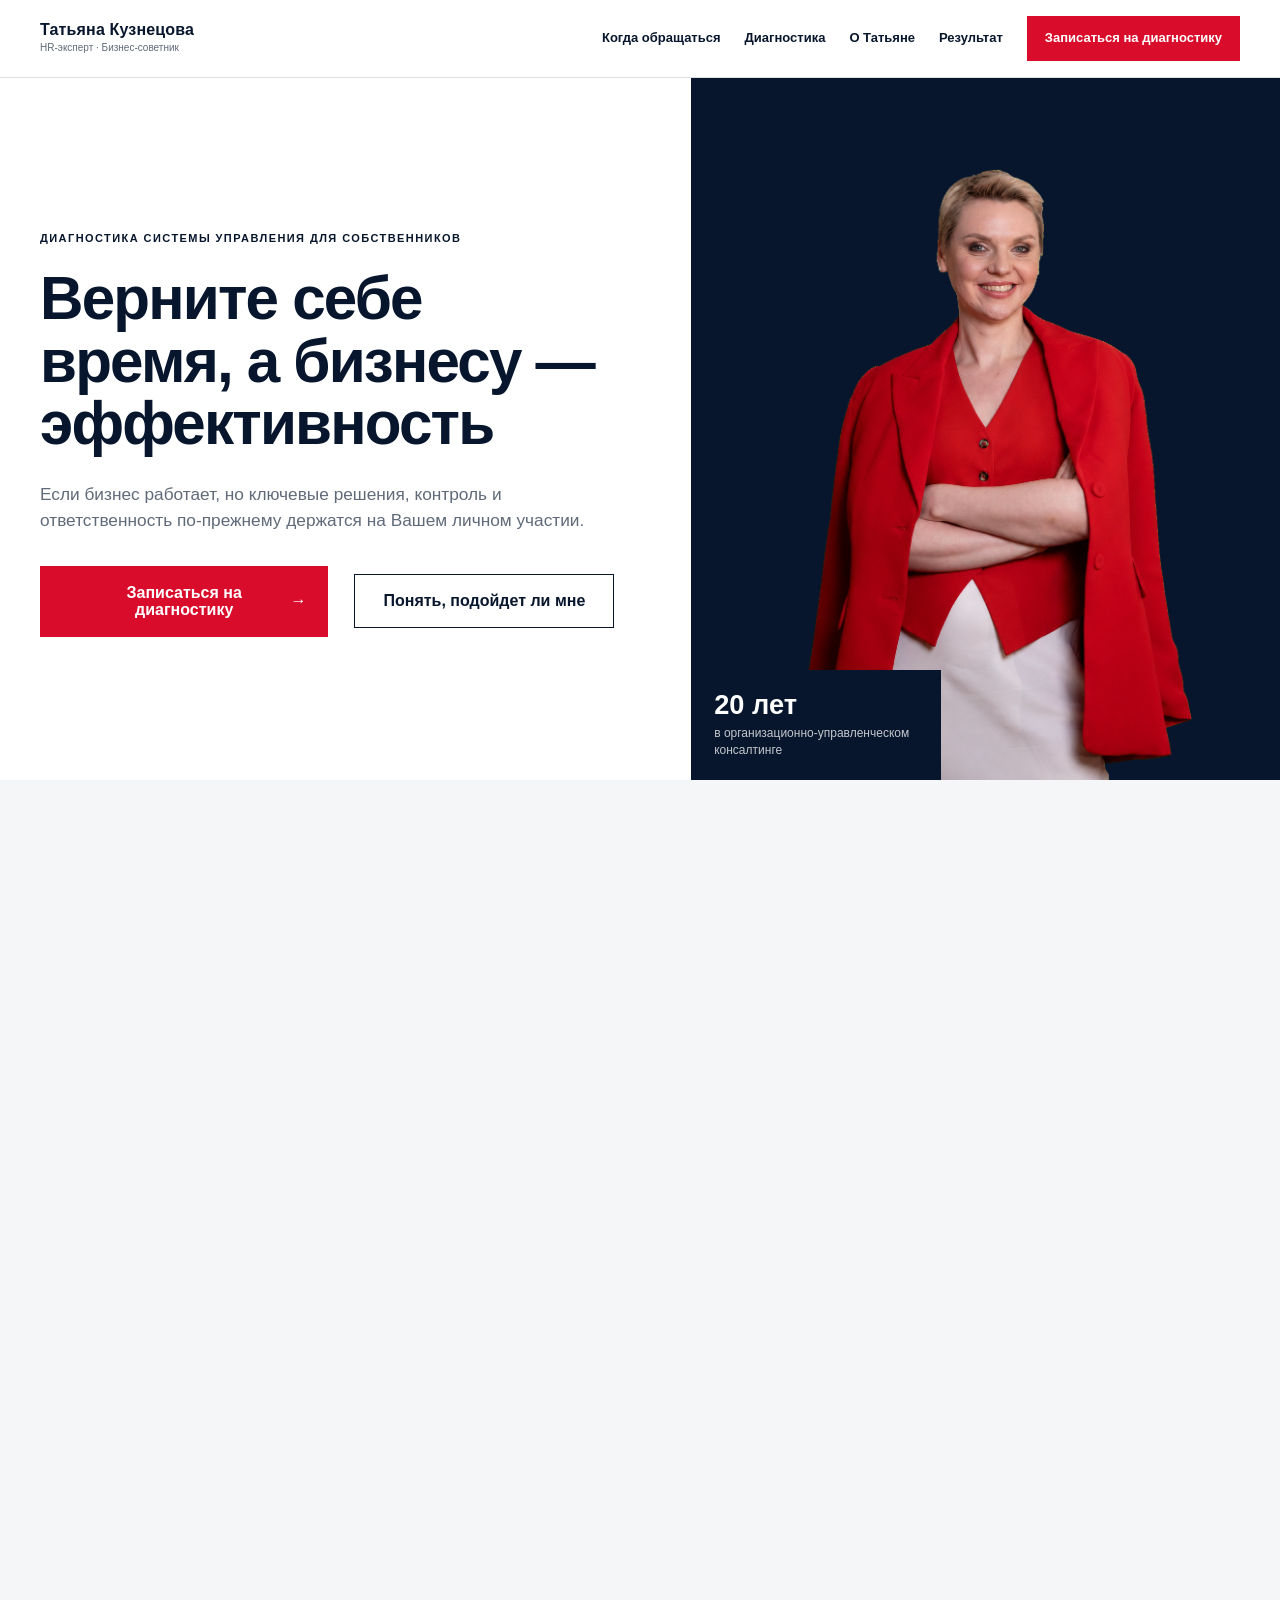
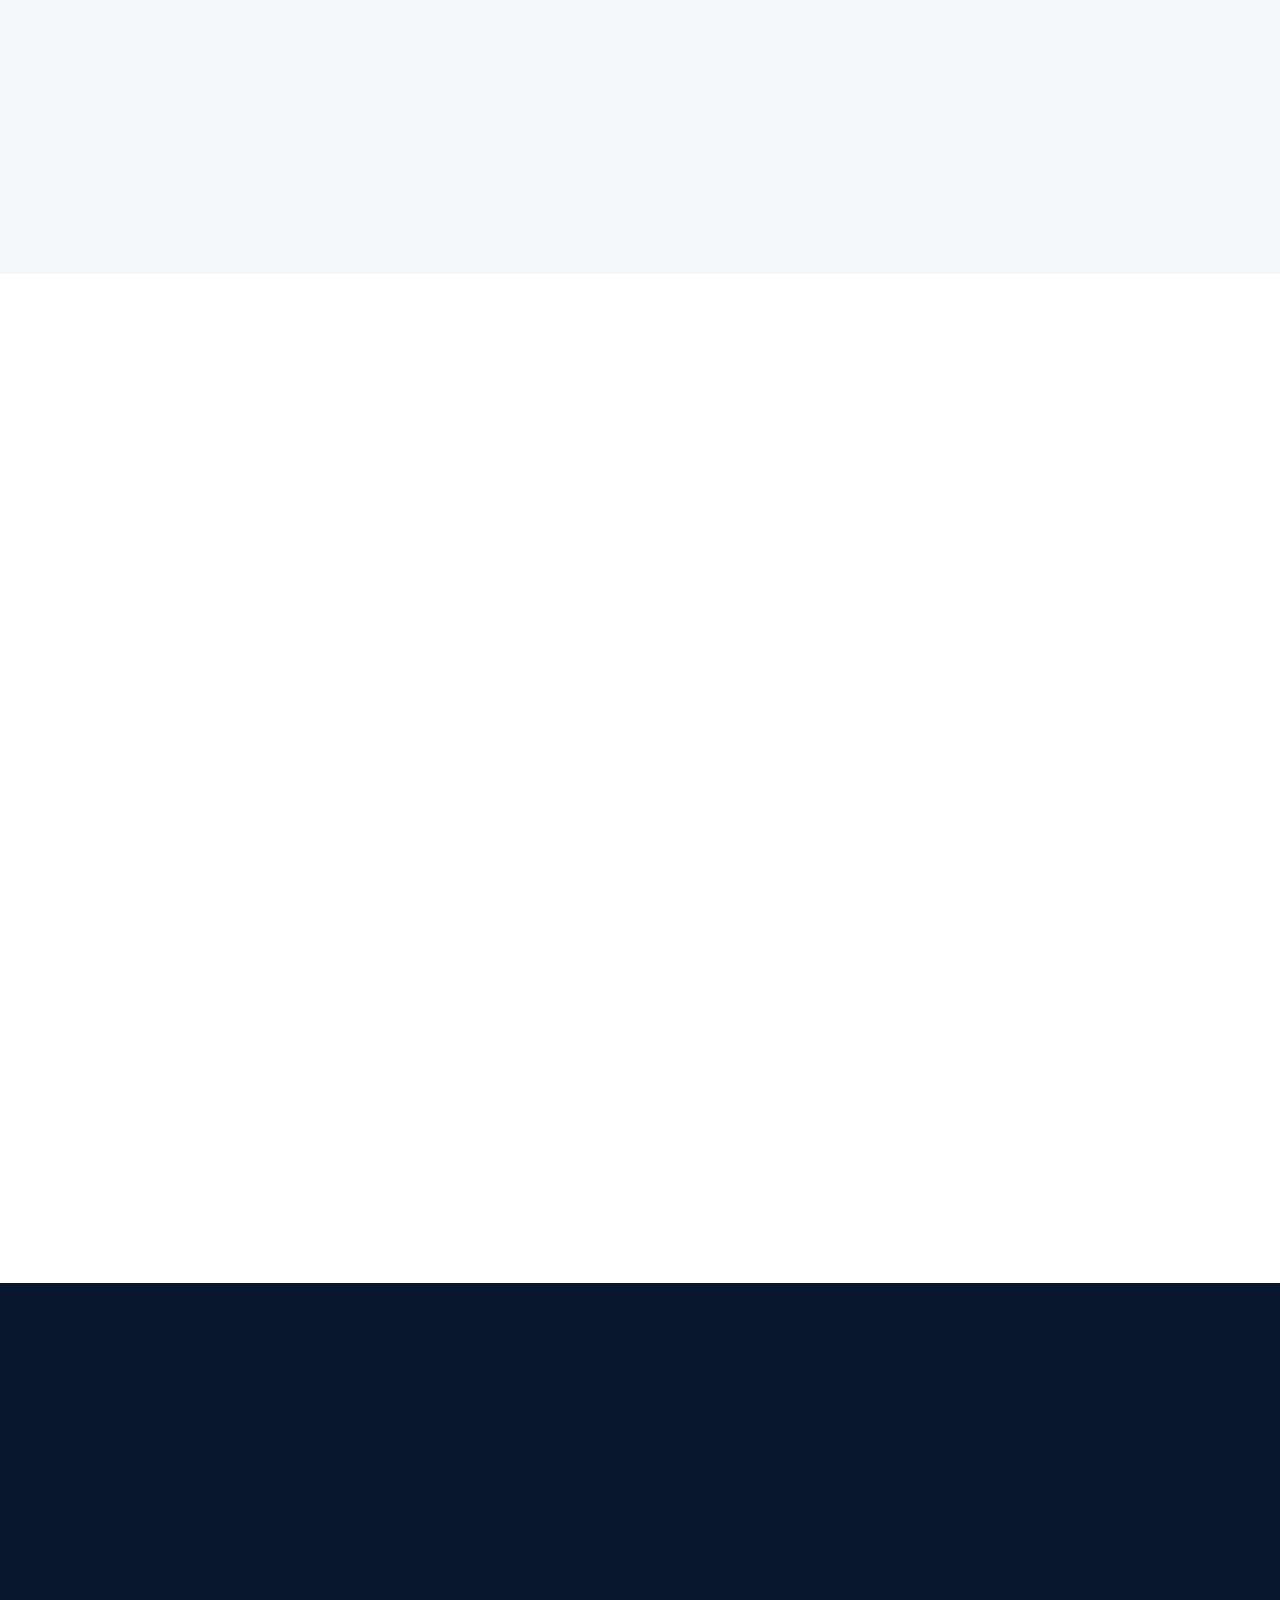
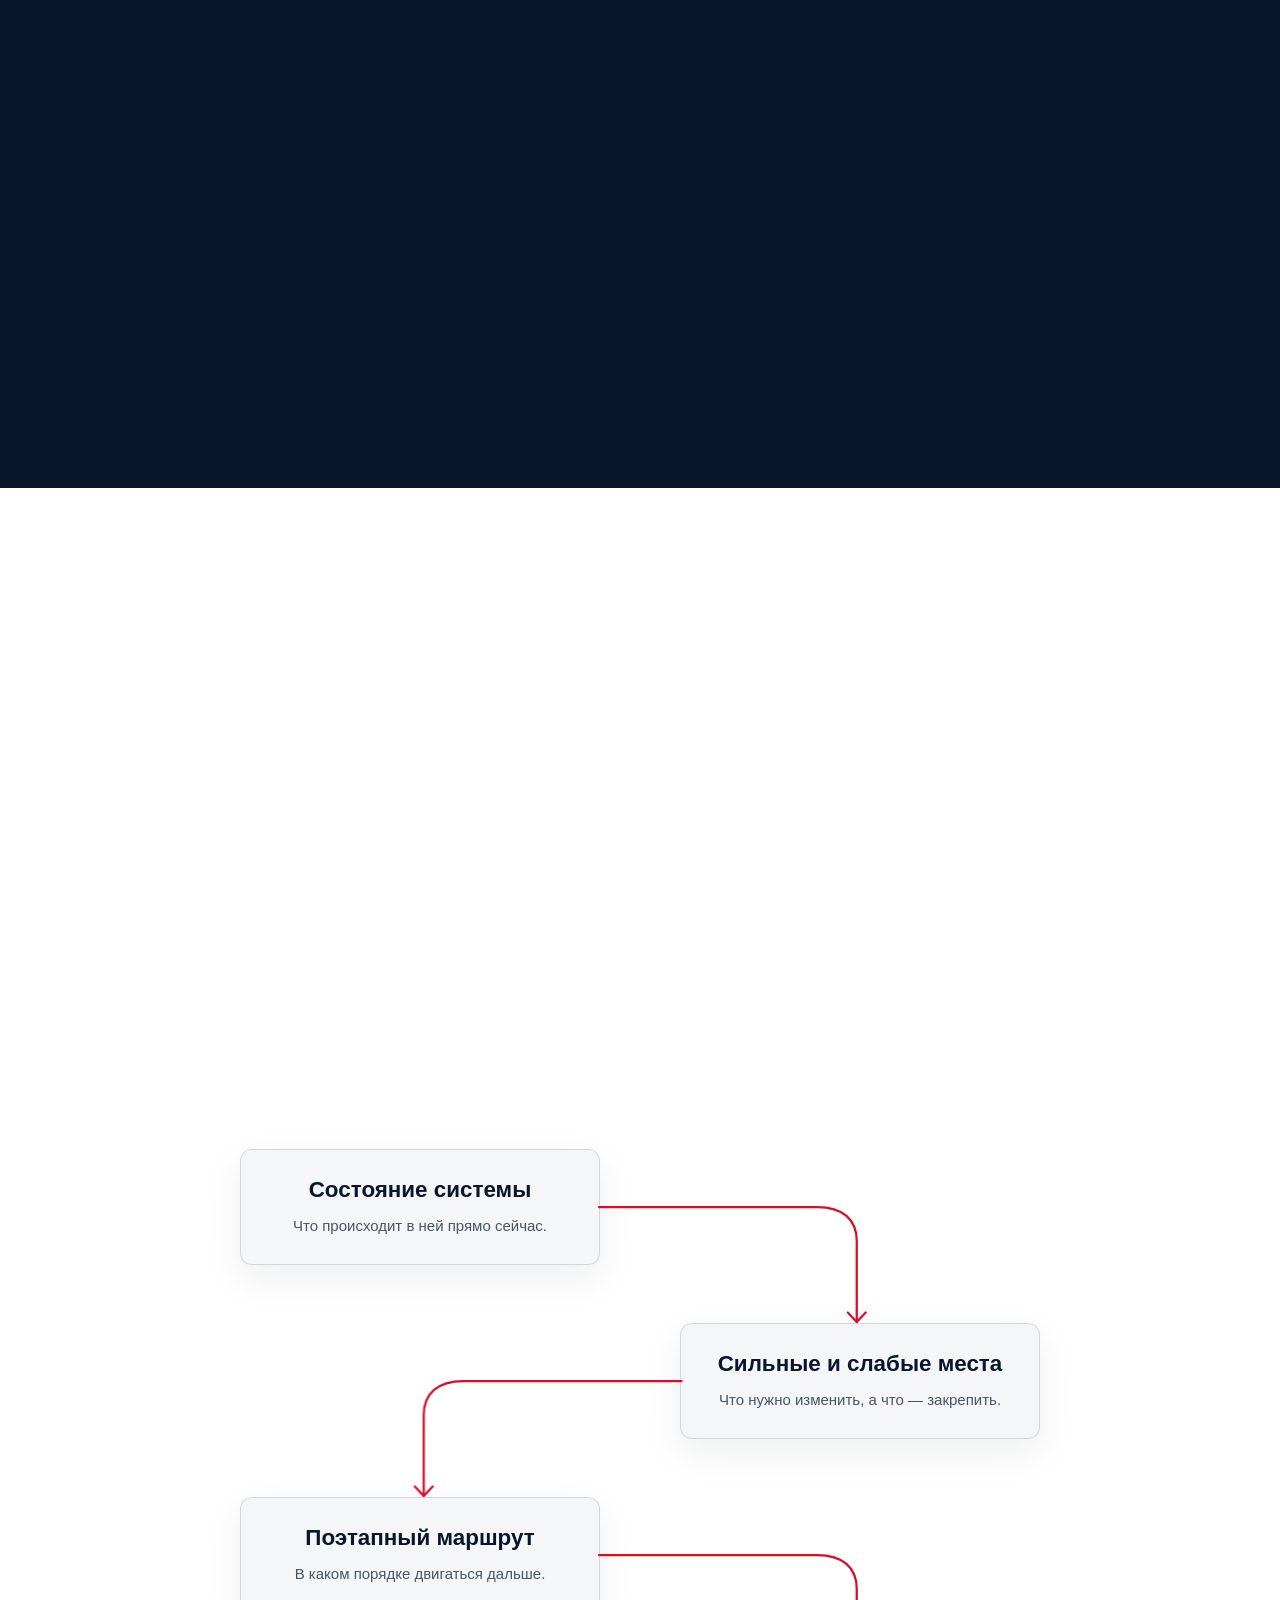
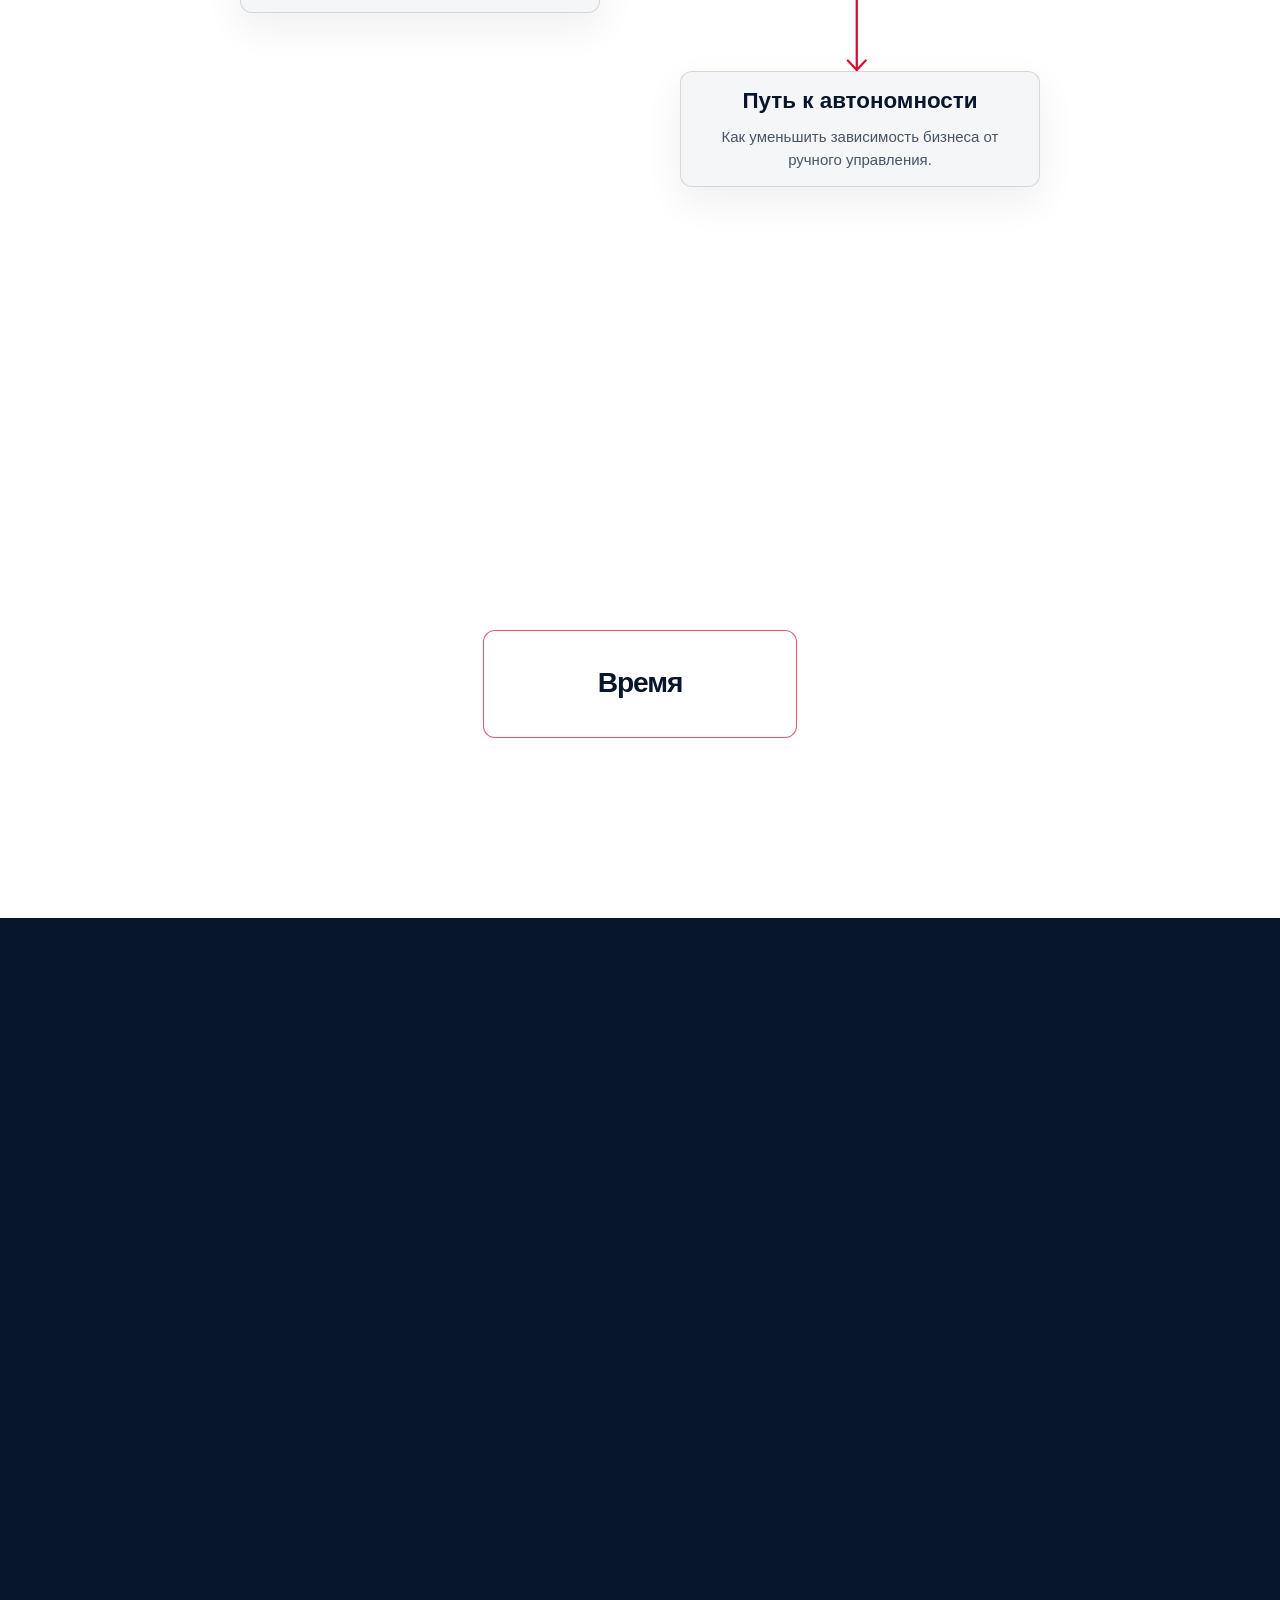
<file: index.html>
<!doctype html>
<html lang="ru" class="typography-preview">
<head>
  <meta charset="utf-8">
  <meta name="viewport" content="width=device-width, initial-scale=1">
  <meta name="theme-color" content="#07162d">
  <meta name="description" content="Диагностика системы управления с Татьяной Кузнецовой — для собственников и первых лиц бизнеса.">
  <meta property="og:title" content="Татьяна Кузнецова — диагностика системы управления">
  <meta property="og:description" content="Верните себе время, а бизнесу — эффективность.">
  <meta property="og:type" content="website">
  <meta property="og:image" content="assets/images/tatiana-white.jpg">
  <title>Татьяна Кузнецова — диагностика системы управления</title>
  <link rel="icon" href="assets/favicon.svg" type="image/svg+xml">
  <link rel="stylesheet" href="assets/css/site.css">
  <link rel="stylesheet" href="assets/css/typography-preview.css">
  <script src="assets/js/site.js" defer></script>
</head>
<body>
  <a class="skip-link" href="#main">К содержанию</a>

  <header class="site-header" data-header>
    <a class="brand" href="#top" aria-label="Татьяна Кузнецова — на главную">
      <span class="brand-copy"><strong>Татьяна Кузнецова</strong><small>HR-эксперт · Бизнес-советник</small></span>
    </a>
    <button class="menu-button" type="button" aria-expanded="false" aria-controls="site-nav" data-menu-button>
      <span class="sr-only">Открыть меню</span><span></span><span></span>
    </button>
    <nav class="site-nav" id="site-nav" aria-label="Основная навигация" data-nav>
      <a href="#recognition">Когда обращаться</a>
      <a href="#diagnostics">Диагностика</a>
      <a href="#about">О Татьяне</a>
      <a href="#result">Результат</a>
      <a class="header-cta" href="#application" data-open-form data-request="Записаться на диагностику">Записаться на диагностику</a>
    </nav>
  </header>

  <main id="main">
    <section class="hero" id="top" aria-labelledby="hero-title">
      <div class="hero-copy">
        <p class="eyebrow">Диагностика системы управления для собственников</p>
        <h1 id="hero-title">Верните себе время, а бизнесу — эффективность</h1>
        <p class="hero-lead">Если бизнес работает, но ключевые решения, контроль и ответственность по-прежнему держатся на Вашем личном участии.</p>
        <div class="hero-actions">
          <a class="button button-primary" href="#application" data-open-form data-request="Записаться на диагностику">Записаться на диагностику <span aria-hidden="true">→</span></a>
          <a class="secondary-link" href="#recognition">Понять, подойдет ли мне</a>
        </div>
      </div>

      <div class="hero-visual" aria-label="Татьяна Кузнецова">
        <img src="assets/images/tatiana-red-cutout-v2.png" width="1087" height="1447" alt="Татьяна Кузнецова в красном костюме" fetchpriority="high">
        <div class="hero-experience"><strong>20 лет</strong><span>в организационно-управленческом консалтинге</span></div>
      </div>
    </section>

    <section class="section recognition" id="recognition" aria-labelledby="recognition-title">
      <div class="section-heading">
        <p class="eyebrow dark">Вы узнаете себя?</p>
        <h2 id="recognition-title">Когда бизнес растет, но вместе с ним растет и Ваша личная нагрузка</h2>
        <p class="recognition-lead"><span>Снаружи всё выглядит устойчиво: клиенты есть, команда работает, задачи закрываются.</span><span>Но внутри бизнес всё сильнее завязан на Вас.</span></p>
      </div>

      <div class="problem-grid" role="list">
        <article role="listitem"><p>Важные решения снова приходят к Вам, хотя формально за них отвечают другие.</p></article>
        <article role="listitem"><p>Команда сильная, но результат часто не совпадает с Вашими ожиданиями.</p></article>
        <article role="listitem"><p>Приходится напоминать, перепроверять и снова объяснять.</p></article>
        <article role="listitem"><p>Стратегические задачи откладываются из-за постоянной операционки.</p></article>
        <article role="listitem"><p>Без Вас бизнес теряет темп, качество или устойчивость.</p></article>
      </div>

      <div class="recognition-conclusion">
        <p><span>Проблема не обязательно в слабой команде.</span><span>Часто система управления просто перестала соответствовать масштабу бизнеса.</span></p>
        <a class="button button-primary" href="#application" data-open-form data-request="Обсудить мою ситуацию">Обсудить мою ситуацию <span aria-hidden="true">→</span></a>
      </div>
    </section>

    <section class="section diagnostics" id="diagnostics" aria-labelledby="diagnostics-title">
      <div class="section-heading compact">
        <p class="eyebrow dark">Что дает диагностика</p>
        <h2 id="diagnostics-title">Диагностика — первый шаг к спокойной управляемости</h2>
        <p class="diagnostics-intro">Не лекция и не набор общих рекомендаций. Татьяна разбирает Вашу управленческую систему и помогает увидеть причины перегрузки.</p>
      </div>

      <div class="process">
        <div class="process-intro">
          <p class="eyebrow light">Как проходит первый шаг</p>
          <h3>От заявки до ясной картины ситуации</h3>
          <a class="button button-white" href="#application" data-open-form data-request="Записаться на диагностику">Записаться на диагностику <span aria-hidden="true">→</span></a>
        </div>
        <ol class="process-steps">
          <li><span>1</span><div><strong>Заявка</strong><p>Вы оставляете контакт и коротко описываете запрос.</p></div></li>
          <li><span>2</span><div><strong>Знакомство</strong><p>Мы уточняем контекст бизнеса и договариваемся о встрече.</p></div></li>
          <li><span>3</span><div><strong>Разбор</strong><p>Смотрим на Вашу роль, команду, ответственность, процессы и понимаем причины.</p></div></li>
          <li><span>4</span><div><strong>Карта действий</strong><p>Фиксируем точки напряжения и приоритетные шаги.</p></div></li>
        </ol>
      </div>
    </section>

    <section class="section about" id="about" aria-labelledby="about-title">
      <div class="about-heading">
        <p class="eyebrow light">Почему можно доверять</p>
        <h2 id="about-title">Татьяна Кузнецова</h2>
      </div>

      <div class="about-photo">
        <img src="assets/images/tatiana-white.jpg" width="933" height="1400" alt="Татьяна Кузнецова" loading="lazy">
      </div>

      <div class="about-copy">
        <p class="about-lead">HR-эксперт и бизнес-советник первых лиц по вопросам управления персоналом и организационной системы.</p>

        <div class="facts">
          <div><strong>20 лет</strong><p>в организационно-управленческом консалтинге</p></div>
          <div><strong>MBA</strong><p>преподаватель, бизнес-тренер и методолог</p></div>
          <div><strong>Основатель</strong><p>консалтинговой компании</p></div>
        </div>

        <div class="about-action">
          <a class="button button-primary" href="#application" data-open-form data-request="Записаться к Татьяне">Записаться к Татьяне <span aria-hidden="true">→</span></a>
        </div>
      </div>
    </section>

    <section class="clients" id="clients" aria-labelledby="clients-title">
      <p class="eyebrow dark" id="clients-title">Среди клиентов</p>
      <ul class="client-list" aria-label="Компании-клиенты">
        <li><img src="assets/logos/johnson-johnson.svg" width="577" height="54" alt="Johnson &amp; Johnson" loading="lazy" decoding="async"></li>
        <li><img src="assets/logos/pfizer.svg" width="1000" height="409" alt="Pfizer" loading="lazy" decoding="async"></li>
        <li><img src="assets/logos/ikea.svg" width="100" height="40" alt="IKEA" loading="lazy" decoding="async"></li>
        <li><img src="assets/logos/eksmo.png" width="600" height="600" alt="Издательство Эксмо" loading="lazy" decoding="async"></li>
        <li><img src="assets/logos/toyota.svg" width="1300" height="550" alt="Toyota" loading="lazy" decoding="async"></li>
        <li><img src="assets/logos/moscow.png" width="700" height="300" alt="Правительство Москвы" loading="lazy" decoding="async"></li>
        <li><img src="assets/logos/pepsico.svg" width="733" height="134" alt="PepsiCo" loading="lazy" decoding="async"></li>
        <li><img src="assets/logos/nestle.png" width="500" height="518" alt="Nestlé" loading="lazy" decoding="async"></li>
        <li><img src="assets/logos/rostselmash.png" width="298" height="29" alt="Ростсельмаш" loading="lazy" decoding="async"></li>
        <li><img src="assets/logos/bayer.png" width="500" height="500" alt="Bayer" loading="lazy" decoding="async"></li>
      </ul>
    </section>

    <section class="section result" id="result" aria-labelledby="result-title">
      <div class="section-heading">
        <p class="eyebrow dark">Что после диагностики</p>
        <h2 id="result-title">После диагностики у Вас появляется конкретный план действий</h2>
      </div>

      <div class="result-layout">
        <ol class="result-list">
          <li>
            <div><strong>Состояние системы</strong><p>Что происходит в ней прямо сейчас.</p></div>
            <svg class="result-route result-route-desktop result-route-right" viewBox="0 0 300 170" preserveAspectRatio="none" aria-hidden="true" focusable="false">
                <path class="result-route-line" pathLength="1" d="M0 0 H244 C272 0 288 18 288 50 V170" />
                <path class="result-route-head" d="M278 156 L288 170 L298 156" />
            </svg>
            <svg class="result-route result-route-mobile" viewBox="0 0 80 100" preserveAspectRatio="none" aria-hidden="true" focusable="false">
              <path class="result-route-line" pathLength="1" d="M40 0 V100" />
              <path class="result-route-head" d="M29 84 L40 100 L51 84" />
            </svg>
          </li>
          <li>
            <div><strong>Сильные и слабые места</strong><p>Что нужно изменить, а что — закрепить.</p></div>
            <svg class="result-route result-route-desktop result-route-left" viewBox="0 0 300 170" preserveAspectRatio="none" aria-hidden="true" focusable="false">
                <path class="result-route-line" pathLength="1" d="M0 0 H244 C272 0 288 18 288 50 V170" />
                <path class="result-route-head" d="M278 156 L288 170 L298 156" />
            </svg>
            <svg class="result-route result-route-mobile" viewBox="0 0 80 100" preserveAspectRatio="none" aria-hidden="true" focusable="false">
              <path class="result-route-line" pathLength="1" d="M40 0 V100" />
              <path class="result-route-head" d="M29 84 L40 100 L51 84" />
            </svg>
          </li>
          <li>
            <div><strong>Поэтапный маршрут</strong><p>В каком порядке двигаться дальше.</p></div>
            <svg class="result-route result-route-desktop result-route-right" viewBox="0 0 300 170" preserveAspectRatio="none" aria-hidden="true" focusable="false">
                <path class="result-route-line" pathLength="1" d="M0 0 H244 C272 0 288 18 288 50 V170" />
                <path class="result-route-head" d="M278 156 L288 170 L298 156" />
            </svg>
            <svg class="result-route result-route-mobile" viewBox="0 0 80 100" preserveAspectRatio="none" aria-hidden="true" focusable="false">
              <path class="result-route-line" pathLength="1" d="M40 0 V100" />
              <path class="result-route-head" d="M29 84 L40 100 L51 84" />
            </svg>
          </li>
          <li><div><strong>Путь к автономности</strong><p>Как уменьшить зависимость бизнеса от ручного управления.</p></div></li>
        </ol>

        <aside class="support-card">
          <h3>Татьяна поможет пройти Вам этот маршрут изменений</h3>
          <p>Чтобы решения не остались на бумаге, а новая система действительно прижилась.</p>
          <a class="button button-primary" href="#application" data-open-form data-request="Записаться на диагностику">Начать с диагностики <span aria-hidden="true">→</span></a>
        </aside>
      </div>

      <div class="outcome">
        <p>На выходе</p>
        <div class="outcome-cards">
          <strong class="outcome-card outcome-card-left">Спокойствие</strong>
          <strong class="outcome-card outcome-card-center">Время</strong>
          <strong class="outcome-card outcome-card-right">Стабильность</strong>
        </div>
        <p>Для масштабирования, новых проектов, семьи и отдыха.</p>
      </div>
    </section>

    <section class="application" id="application" aria-labelledby="application-title">
      <div class="application-copy">
        <p class="eyebrow light">Первый шаг</p>
        <h2 id="application-title"><span>Если бизнес держится на Вашей постоянной включенности,</span><span>начните с диагностики</span></h2>
      </div>

      <img class="application-illustration" src="assets/images/calm-business-owner-schematic-white-v3.png" width="1024" height="1536" alt="Схематичная фигура человека в белой футболке и спокойной позе" loading="lazy">

      <div class="application-card">
        <h3>Диагностика управленческой системы</h3>
        <p class="application-card-copy">Разберём, где система забирает Ваше внимание, и определим приоритетные шаги к более автономной работе бизнеса.</p>
        <div class="application-actions">
          <a class="button button-primary" href="#application" data-open-form data-request="Записаться на диагностику">Записаться на диагностику <span aria-hidden="true">→</span></a>
          <a class="secondary-link" href="#application" data-open-form data-request="Задать вопрос">Задать вопрос</a>
        </div>
      </div>
    </section>
  </main>

  <footer class="site-footer">
    <div class="footer-brand">
      <a class="brand" href="#top" aria-label="Татьяна Кузнецова — вернуться в начало страницы"><span class="brand-copy"><strong>Татьяна Кузнецова</strong><small>HR-эксперт · Бизнес-советник</small></span></a>
      <p>Диагностика системы управления для собственников бизнеса</p>
    </div>
    <nav class="footer-nav" aria-label="Навигация в подвале">
      <a href="#recognition">Когда обращаться</a>
      <a href="#diagnostics">Диагностика</a>
      <a href="#about">О Татьяне</a>
      <a href="#clients">Клиенты</a>
      <a href="#result">Результат</a>
    </nav>
    <div class="footer-meta">
      <a href="privacy-policy.html">Обработка данных</a>
      <p>© <span data-year></span> Татьяна Кузнецова</p>
    </div>
  </footer>

  <dialog class="contact-dialog" data-dialog aria-labelledby="dialog-title">
    <div class="dialog-panel">
      <button class="dialog-close" type="button" aria-label="Закрыть форму" data-close-dialog>×</button>
      <p class="eyebrow dark">Первый шаг</p>
      <h2 id="dialog-title">Оставить заявку</h2>

      <form class="contact-form" data-form novalidate>
        <div class="field request-field">
          <label for="request">Задача</label>
          <div class="select-shell">
            <select id="request" name="request" required data-request-select>
              <option value="Записаться на диагностику">Записаться на диагностику</option>
              <option value="Обсудить мою ситуацию">Обсудить мою ситуацию</option>
              <option value="Записаться к Татьяне">Записаться к Татьяне</option>
              <option value="Задать вопрос">Задать вопрос</option>
            </select>
          </div>
        </div>
        <div class="field">
          <label for="name">Ваше имя</label>
          <input id="name" name="name" type="text" autocomplete="off" maxlength="80" required>
          <span class="field-error" data-error-for="name"></span>
        </div>
        <div class="field">
          <label for="contact">Телефон, Telegram или email</label>
          <input id="contact" name="contact" type="text" autocomplete="off" inputmode="text" maxlength="120" required>
          <span class="field-error" data-error-for="contact"></span>
        </div>
        <div class="honeypot" aria-hidden="true"><label for="website">Сайт</label><input id="website" name="website" type="text" tabindex="-1" autocomplete="off"></div>
        <label class="consent"><input type="checkbox" name="consent" required><span>Я согласен(на) на <a href="privacy-policy.html" target="_blank" rel="noopener">обработку данных</a> для ответа на обращение.</span></label>
        <button class="button button-primary submit-button" type="submit">Отправить заявку <span aria-hidden="true">→</span></button>
        <p class="form-status" role="status" aria-live="polite" data-form-status></p>
      </form>
    </div>
  </dialog>
</body>
</html>
</file>
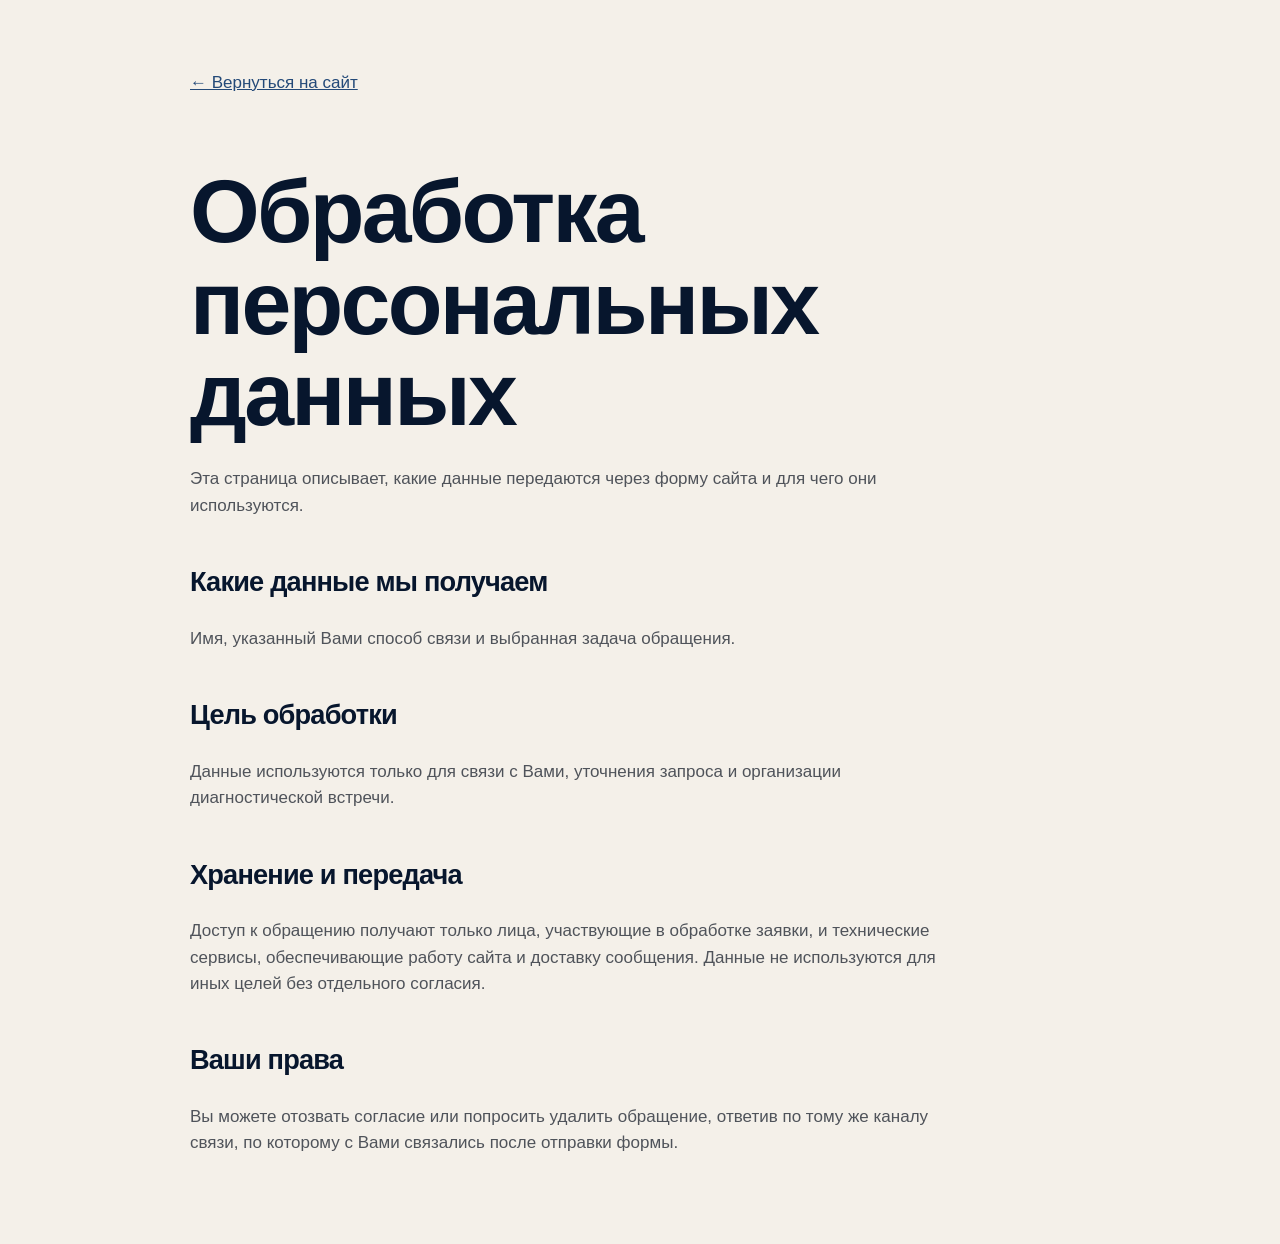
<file: privacy-policy.html>
<!doctype html>
<html lang="ru">
<head>
  <meta charset="utf-8">
  <meta name="viewport" content="width=device-width, initial-scale=1">
  <meta name="robots" content="noindex">
  <title>Обработка персональных данных — Татьяна Кузнецова</title>
  <link rel="icon" href="assets/favicon.svg" type="image/svg+xml">
  <link rel="stylesheet" href="assets/css/site.css">
  <style>
    .legal { min-height: 100vh; padding: 70px max(18px, calc((100vw - 900px)/2)); background: #f4f0e9; }
    .legal-back { display: inline-block; margin-bottom: 70px; color: #234978; }
    .legal h1 { color: #07162d; font-size: clamp(3rem, 7vw, 6rem); }
    .legal h2 { margin-top: 42px; color: #07162d; font-size: 1.7rem; letter-spacing: -.03em; }
    .legal p, .legal li { max-width: 760px; color: #4f535a; }
  </style>
</head>
<body>
  <main class="legal">
    <a class="legal-back" href="index.html">← Вернуться на сайт</a>
    <h1>Обработка персональных данных</h1>
    <p>Эта страница описывает, какие данные передаются через форму сайта и для чего они используются.</p>
    <h2>Какие данные мы получаем</h2>
    <p>Имя, указанный Вами способ связи и выбранная задача обращения.</p>
    <h2>Цель обработки</h2>
    <p>Данные используются только для связи с Вами, уточнения запроса и организации диагностической встречи.</p>
    <h2>Хранение и передача</h2>
    <p>Доступ к обращению получают только лица, участвующие в обработке заявки, и технические сервисы, обеспечивающие работу сайта и доставку сообщения. Данные не используются для иных целей без отдельного согласия.</p>
    <h2>Ваши права</h2>
    <p>Вы можете отозвать согласие или попросить удалить обращение, ответив по тому же каналу связи, по которому с Вами связались после отправки формы.</p>
  </main>
</body>
</html>
</file>
<file: assets/css/site.css>
:root {
  --navy: #07162d;
  --red: #d90d2b;
  --white: #ffffff;
  --surface: #f4f6f8;
  --text: var(--navy);
  --muted: rgba(7, 22, 45, .64);
  --line: rgba(7, 22, 45, .14);
  --radius: 12px;
  --card-shadow: 0 14px 38px rgba(7, 22, 45, .07);
  --font: Arial, "Helvetica Neue", Helvetica, sans-serif;
  --container-width: 1240px;
  --container-gutter: 40px;
  --container-padding: max(var(--container-gutter), calc((100vw - var(--container-width)) / 2));
  --section-title-size: clamp(calc(2.3rem - 4px), calc(3.8vw - 4px), calc(4rem - 4px));
}

* { box-sizing: border-box; }
html { scroll-behavior: smooth; scroll-padding-top: 86px; }
body { margin: 0; color: var(--text); background: var(--white); font-family: var(--font); font-size: 17px; line-height: 1.55; -webkit-font-smoothing: antialiased; }
body.dialog-open { overflow: hidden; }
img { display: block; width: 100%; height: auto; }
a { color: inherit; }
button, input, textarea, select { font: inherit; }
.sr-only { position: absolute; width: 1px; height: 1px; padding: 0; margin: -1px; overflow: hidden; clip: rect(0,0,0,0); white-space: nowrap; border: 0; }
.skip-link { position: fixed; z-index: 1000; top: 10px; left: 10px; transform: translateY(-150%); padding: 10px 14px; color: white; background: var(--navy); }
.skip-link:focus { transform: none; }

.site-header { position: fixed; z-index: 100; top: 0; left: 0; display: flex; align-items: center; justify-content: space-between; width: 100%; min-height: 78px; padding: 12px var(--container-padding); border-bottom: 1px solid var(--line); background: rgba(255,255,255,.96); backdrop-filter: blur(12px); }
.brand { display: inline-flex; align-items: center; color: var(--navy); text-decoration: none; }
.brand-copy { display: grid; gap: 1px; }
.brand-copy strong { font-size: 16px; letter-spacing: .01em; line-height: 1.15; }
.brand-copy small { color: var(--muted); font-size: 10px; }
.site-nav { display: flex; align-items: center; gap: 24px; }
.site-nav a { font-size: 13px; font-weight: 600; text-decoration: none; }
.site-nav a:not(.header-cta):hover { color: var(--red); }
.header-cta { padding: 12px 18px; color: white; background: var(--red); text-align: center; transition: transform .24s cubic-bezier(.22,.72,.18,1); }
.header-cta:hover, .header-cta:focus-visible { transform: scale(1.025); }
.menu-button { display: none; transition: transform .24s cubic-bezier(.22,.72,.18,1); }
.menu-button:hover, .menu-button:focus-visible { transform: scale(1.025); }

.hero { display: grid; grid-template-columns: minmax(0, 1.08fr) minmax(420px, .92fr); min-height: 780px; padding-top: 78px; background: white; }
.hero-copy { display: flex; flex-direction: column; justify-content: center; padding: 80px 6vw 70px var(--container-padding); }
.eyebrow { margin: 0 0 22px; color: var(--navy); font-size: 11px; font-weight: 800; letter-spacing: .13em; text-transform: uppercase; }
.eyebrow.dark { color: var(--navy); }
.eyebrow.light { color: rgba(255,255,255,.62); }
h1, h2, h3, p { margin-top: 0; }
h1, h2, h3 { color: var(--navy); font-family: var(--font); font-weight: 750; letter-spacing: -.03em; }
h1 { max-width: 770px; margin-bottom: 26px; font-size: clamp(calc(3rem - 4px), calc(5vw - 4px), calc(5.5rem - 4px)); line-height: 1.02; }
.hero-lead { max-width: 660px; margin-bottom: 32px; color: var(--muted); font-size: clamp(calc(1.05rem - 2px), calc(1.45vw - 2px), calc(1.3rem - 2px)); font-weight: 400; line-height: 1.5; }
.hero-actions { display: flex; align-items: center; gap: 26px; }
.button { position: relative; display: inline-flex; align-items: center; justify-content: center; min-width: 260px; padding: 18px 52px; border: 0; color: white; background: var(--navy); font-weight: 700; line-height: 1.1; text-align: center; text-decoration: none; cursor: pointer; transition: transform .24s cubic-bezier(.22,.72,.18,1); }
.button > span[aria-hidden="true"] { position: absolute; right: 22px; display: inline-block; transition: transform .28s cubic-bezier(.22,.72,.18,1); }
.button:hover, .button:focus-visible { transform: scale(1.025); }
.button:hover > span[aria-hidden="true"], .button:focus-visible > span[aria-hidden="true"] { transform: translateX(7px); }
.button-primary { background: var(--red); }
.button-white { color: var(--navy); background: white; }
.process .button-white { color: white; background: var(--red); }
.recognition-conclusion .button-primary, .about-action .button-primary, .support-card .button-primary { color: var(--navy); background: white; }
.secondary-link { display: inline-flex; align-items: center; justify-content: center; min-width: 260px; padding: 17px 22px; border: 1px solid var(--navy); color: var(--navy); background: white; font-size: 14px; font-weight: 700; line-height: 1.1; text-align: center; text-decoration: none; transition: transform .24s cubic-bezier(.22,.72,.18,1); }
.secondary-link:hover, .secondary-link:focus-visible { transform: scale(1.025); }
.hero-visual { position: relative; display: flex; align-items: flex-end; justify-content: center; overflow: hidden; background: var(--navy); }
.hero-visual > img { position: relative; z-index: 1; width: min(92%, 650px); max-height: 700px; object-fit: contain; object-position: bottom; }
.hero-experience { position: absolute; z-index: 2; right: auto; bottom: 0; left: 0; display: grid; max-width: 250px; padding: 21px 23px; color: white; background: var(--navy); box-shadow: none; }
.hero-experience strong { font-size: 1.7rem; line-height: 1.05; }
.hero-experience span { margin-top: 5px; color: rgba(255,255,255,.76); font-size: 12px; line-height: 1.42; }

.section { padding: clamp(90px, 10vw, 145px) var(--container-padding); }
.section-heading { display: grid; grid-template-columns: 1.05fr .95fr; gap: 55px; align-items: end; margin-bottom: 60px; }
.section-heading .eyebrow { grid-column: 1 / -1; margin-bottom: -20px; }
.section-heading h2 { max-width: 800px; margin: 0; font-size: var(--section-title-size); line-height: 1.08; }
.section-heading > p:last-child { max-width: 500px; margin: 0; color: var(--muted); font-size: 12px; font-weight: 400; line-height: 1.55; }
.section-heading.compact { grid-template-columns: 1.15fr .85fr; }
.recognition .section-heading, .diagnostics .section-heading, .result .section-heading { grid-template-columns: 1fr; gap: 0; align-items: start; }
.recognition .section-heading .eyebrow, .diagnostics .section-heading .eyebrow, .result .section-heading .eyebrow { margin-bottom: 20px; }
.result .section-heading .eyebrow { text-align: center; }
.recognition .section-heading h2, .diagnostics .section-heading h2, .result .section-heading h2 { grid-column: 1 / -1; width: 100%; max-width: none; }
.recognition .section-heading > p.recognition-lead { grid-column: 1 / -1; max-width: 980px; margin: 26px auto 0; color: var(--navy); font-size: clamp(calc(1.15rem - 2px), calc(1.65vw - 2px), calc(1.4rem - 2px)); font-weight: 400; line-height: 1.45; }
.recognition-lead span { display: block; }
.recognition-lead span + span { margin-top: 8px; }
.recognition { background: var(--surface); text-align: center; }
.problem-grid { display: grid; grid-template-columns: 1fr; gap: 10px; width: min(100%, 860px); margin: 0 auto; }
.problem-grid article { position: relative; min-height: 0; overflow: hidden; padding: 20px 22px; border: 1px solid var(--line); border-radius: var(--radius); background: white; text-align: left; box-shadow: var(--card-shadow); }
.problem-grid p { position: relative; margin: 0; padding-left: 23px; color: var(--navy); font-size: 1.12rem; font-weight: 650; line-height: 1.42; text-align: left; text-wrap: pretty; }
.problem-grid p::before { content: ""; position: absolute; top: .71em; left: 0; width: 7px; height: 7px; border-radius: 50%; background: var(--red); transform: translateY(-50%); }
.recognition-conclusion { display: grid; grid-template-columns: 1fr auto; gap: 40px; align-items: center; margin-top: 46px; padding: 38px 42px; border-radius: var(--radius); color: white; background: var(--navy); box-shadow: var(--card-shadow); }
.recognition-conclusion p { max-width: 760px; margin: 0 auto; color: white; font-size: 1.25rem; font-weight: 650; }
.recognition-conclusion p span { display: block; }
.recognition-conclusion p span + span { margin-top: 8px; }

.diagnostics { background: white; text-align: center; }
.diagnostics .section-heading h2 { grid-column: 1 / -1; }
.section-heading > p.diagnostics-intro { grid-column: 1 / -1; max-width: 980px; margin: 26px auto 0; color: var(--navy); font-size: clamp(calc(1.15rem - 2px), calc(1.65vw - 2px), calc(1.4rem - 2px)); font-weight: 400; line-height: 1.45; }
.process { display: grid; grid-template-columns: 1.12fr .88fr; gap: clamp(55px, 7vw, 95px); align-items: center; margin-top: 0; padding: 58px; border-radius: var(--radius); color: white; background: var(--navy); }
.process-intro { grid-column: 2; grid-row: 1; text-align: left; }
.process-intro h3 { max-width: 480px; margin: 0 0 42px; color: white; font-size: clamp(2rem, 3vw, 3.2rem); line-height: 1.08; }
.process-steps { grid-column: 1; grid-row: 1; display: grid; grid-template-columns: 1fr; gap: 0; margin: 0; padding: 0; border-top: 1px solid rgba(255,255,255,.22); list-style: none; text-align: left; }
.process-steps li { display: grid; grid-template-columns: 46px 1fr; gap: 18px; min-height: 0; padding: 22px 0; border: 0; border-bottom: 1px solid rgba(255,255,255,.22); border-radius: 0; background: transparent; }
.process-steps li > span { display: block; width: auto; height: auto; border: 0; border-radius: 0; color: var(--red); font-size: 15px; font-weight: 750; line-height: 1.35; }
.process-steps strong { display: block; margin-bottom: 6px; color: white; font-size: 1.15rem; line-height: 1.25; }
.process-steps p { margin: 0; color: rgba(255,255,255,.66); font-size: 14px; line-height: 1.5; }

.about { display: grid; grid-template-columns: .78fr 1.22fr; grid-template-areas: "photo heading" "photo copy"; gap: 0 clamp(55px, 8vw, 110px); align-items: center; color: white; background: var(--navy); }
.about-heading { grid-area: heading; align-self: end; }
.about-photo { grid-area: photo; }
.about-photo img { aspect-ratio: .78; object-fit: cover; object-position: 50% 24%; }
.about-copy { grid-area: copy; align-self: start; }
.about-heading h2 { margin-bottom: 24px; color: white; font-size: var(--section-title-size); line-height: 1.08; }
.about-lead { max-width: 720px; color: rgba(255,255,255,.78); font-size: calc(1.3rem - 2px); font-weight: 400; }
.facts { display: grid; grid-template-columns: repeat(3, 1fr); gap: 10px; margin: 38px 0; }
.facts div { display: flex; min-height: 125px; padding: 15px; flex-direction: column; align-items: center; justify-content: center; border: 1px solid rgba(255,255,255,.17); border-radius: var(--radius); background: rgba(255,255,255,.06); text-align: center; }
.facts strong { font-size: 1.65rem; line-height: 1.15; }
.facts p { margin: 9px 0 0; color: rgba(255,255,255,.58); font-size: 14px; line-height: 1.45; }
.about-action { display: flex; width: min(100%, 680px); flex-direction: column; align-items: flex-start; }
.about-action .button { width: min(100%, 535px); }

.clients { padding: 65px var(--container-padding); background: white; text-align: center; }
.clients .eyebrow { margin-bottom: 30px; }
.client-list { display: grid; grid-template-columns: repeat(5, minmax(0, 1fr)); gap: 28px 32px; margin: 0; padding: 0; list-style: none; }
.client-list li { display: grid; min-height: 72px; place-items: center; padding: 8px 12px; }
.client-list img { display: block; width: 100%; max-width: 170px; height: 48px; object-fit: contain; filter: grayscale(1) contrast(1.3); opacity: .88; }
.client-list img[alt="Издательство Эксмо"], .client-list img[alt="Toyota"], .client-list img[alt="Bayer"] { transform: scale(1.14); transform-origin: center; }

.result { background: white; text-align: center; }
.result-layout { display: grid; grid-template-columns: 1fr; gap: 38px; }
.result-list { --route-gap: 58px; display: grid; grid-template-columns: 1fr; gap: var(--route-gap); width: min(100%, 800px); margin: 0 auto; padding: 0; list-style: none; }
.result-list li { position: relative; display: grid; width: min(45%, 400px); min-height: 116px; place-items: center; padding: 14px 16px; border: 1px solid var(--line); border-radius: var(--radius); background: var(--surface); box-shadow: var(--card-shadow); }
.result-list li:nth-child(odd) { justify-self: start; }
.result-list li:nth-child(even) { justify-self: end; }
.result-list strong { display: block; color: var(--navy); font-size: clamp(1.25rem, 1.65vw, 1.55rem); line-height: 1.18; text-wrap: balance; }
.result-list p { margin: 10px 0 0; color: rgba(7,22,45,.72); font-size: 15px; line-height: 1.5; text-wrap: pretty; }
.result-route { position: absolute; z-index: 2; top: 50%; display: block; width: 75%; height: calc(50% + var(--route-gap)); overflow: visible; pointer-events: none; }
.result-route-right { left: 100%; }
.result-route-left { right: 100%; transform: scaleX(-1); }
.result-route-mobile { display: none; }
.result-route-line, .result-route-head { fill: none; stroke: var(--red); stroke-linecap: round; stroke-linejoin: round; stroke-width: 2.25; vector-effect: non-scaling-stroke; }
.result-route-line { stroke-dasharray: 1; stroke-dashoffset: 0; }
.result-route-head { opacity: 1; }
.result-list.route-sequence li { --card-delay: .08s; --route-delay: .6s; opacity: 0; transform: translate(-32px, 18px) scale(.97); transition: opacity .5s ease, transform .5s cubic-bezier(.22,.72,.18,1); }
.result-list.route-sequence li:nth-child(even) { transform: translate(32px, 18px) scale(.97); }
.result-list.route-sequence li:nth-child(2) { --card-delay: 1.56s; --route-delay: 2.08s; }
.result-list.route-sequence li:nth-child(3) { --card-delay: 3.04s; --route-delay: 3.56s; }
.result-list.route-sequence li:nth-child(4) { --card-delay: 4.52s; }
.result-list.route-sequence .result-route-line { stroke-dashoffset: 1; }
.result-list.route-sequence .result-route-head { opacity: 0; }
.result-list.route-sequence.in-view li { opacity: 1; transform: none; transition-delay: var(--card-delay); }
.result-list.route-sequence.in-view .result-route-line { stroke-dashoffset: 0; transition: stroke-dashoffset .88s cubic-bezier(.4,0,.2,1) var(--route-delay); }
.result-list.route-sequence.in-view .result-route-head { opacity: 1; transition: opacity .2s ease calc(var(--route-delay) + .78s); }
.support-card { display: flex; align-items: center; flex-direction: column; justify-content: center; padding: 46px; border-radius: var(--radius); color: white; background: var(--navy); text-align: center; box-shadow: var(--card-shadow); }
.support-card h3 { margin-bottom: 24px; color: white; font-size: clamp(1.8rem, 2.6vw, 2.8rem); line-height: 1.1; text-align: center; }
.support-card > p:not(.eyebrow) { max-width: 820px; margin: 0 auto 34px; color: rgba(255,255,255,.65); font-size: 15px; text-align: center; }
.support-card .button { width: 50%; }
.outcome { margin-top: 90px; padding: 0; text-align: center; background: transparent; }
.outcome > p { margin: 0; color: var(--navy); font-size: clamp(calc(1.15rem - 2px), calc(1.55vw - 2px), calc(1.35rem - 2px)); font-weight: 400; line-height: 1.45; }
.outcome > p:first-child { margin-bottom: 26px; }
.outcome > p:last-child { margin-top: 26px; }
.outcome-cards { --outcome-gap: 18px; display: grid; grid-template-columns: repeat(3, minmax(0, 1fr)); gap: var(--outcome-gap); width: min(100%, 980px); margin: 0 auto; }
.outcome-card { position: relative; display: grid; min-height: 108px; place-items: center; padding: 18px; border: 1px solid var(--line); border-radius: var(--radius); color: var(--navy); background: white; font-size: clamp(1.65rem, 2.55vw, 2.65rem); letter-spacing: -.04em; }
.outcome-card-center { z-index: 2; border-color: rgba(217,13,43,.7); }
.outcome-card-left, .outcome-card-right { z-index: 1; }
.outcome.outcome-motion .outcome-card-left, .outcome.outcome-motion .outcome-card-right { transition: transform 1.1s cubic-bezier(.22,.72,.18,1), opacity .65s ease; }
.outcome.outcome-motion:not(.in-view) .outcome-card-left { opacity: .18; transform: translateX(calc(100% + var(--outcome-gap))) scale(.96); }
.outcome.outcome-motion:not(.in-view) .outcome-card-right { opacity: .18; transform: translateX(calc(-100% - var(--outcome-gap))) scale(.96); }

.application { display: grid; grid-template-columns: repeat(2, minmax(0, 1fr)); gap: 38px clamp(32px, 4vw, 64px); align-items: center; padding: clamp(68px, 7vw, 96px) var(--container-padding); color: white; background: var(--navy); }
.application-copy { grid-column: 1 / -1; display: flex; align-items: center; flex-direction: column; justify-content: center; text-align: center; }
.application-copy h2 { width: 100%; max-width: none; margin-bottom: 0; color: white; font-size: clamp(32px, 3.15vw, 44px); line-height: 1.14; text-align: center; }
.application-copy h2 span { display: block; }
.application-copy h2 span + span { margin-top: 6px; }
.application-illustration { align-self: center; justify-self: center; width: 100%; max-width: 196px; margin: 0; translate: clamp(24px, 3vw, 48px) 0; }
.application-card { display: flex; align-self: center; justify-self: center; width: 100%; max-width: 540px; margin: 0 auto; flex-direction: column; padding: 38px; border-radius: var(--radius); color: var(--text); background: white; text-align: center; box-shadow: 0 22px 60px rgba(0,0,0,.18); }
.application-card-label { margin-bottom: 16px; color: var(--red); font-size: 11px; font-weight: 800; letter-spacing: .13em; text-transform: uppercase; }
.application-card h3 { margin-bottom: 14px; font-size: clamp(1.8rem, 2.4vw, 2.5rem); line-height: 1.1; }
.application-card-copy { max-width: 440px; margin: 0 auto 28px; color: var(--muted); font-size: 15px; line-height: 1.5; text-wrap: pretty; }
.application-actions { display: grid; gap: 10px; }
.application-actions .button, .application-actions .secondary-link { width: 100%; min-width: 0; }

@media (min-width: 921px) {
  .application-copy h2 span { white-space: nowrap; }
}

.contact-form { display: grid; gap: 18px; color: var(--text); }
.field { display: grid; gap: 6px; }
.field label { color: var(--navy); font-size: 12px; font-weight: 700; }
.field input, .field textarea { width: 100%; padding: 12px 0; border: 0; border-bottom: 1px solid var(--line); border-radius: 0; outline: none; background: transparent; resize: vertical; }
.field input::-webkit-contacts-auto-fill-button, .field input::-webkit-credentials-auto-fill-button { display: none !important; visibility: hidden; pointer-events: none; }
.field input:focus, .field textarea:focus { border-color: var(--red); box-shadow: 0 1px 0 var(--red); }
.field input.invalid { border-color: var(--red); }
.select-shell { position: relative; }
.select-shell::after { content: "⌄"; position: absolute; top: 50%; right: 15px; color: var(--navy); font-size: 18px; line-height: 1; pointer-events: none; transform: translateY(-58%); }
.field select { width: 100%; padding: 13px 42px 13px 14px; border: 1px solid var(--line); border-radius: 8px; outline: none; color: var(--navy); background: var(--surface); font-size: 13px; font-weight: 650; appearance: none; cursor: pointer; }
.field select:focus { border-color: var(--red); box-shadow: 0 0 0 2px rgba(217,13,43,.12); }
.field-error { min-height: 1em; color: var(--red); font-size: 11px; }
.consent { display: flex; gap: 9px; align-items: flex-start; color: var(--muted); font-size: 11px; }
.consent input { margin-top: 3px; accent-color: var(--red); }
.submit-button { width: 100%; }
.submit-button[disabled] { opacity: .6; cursor: wait; }
.form-status { min-height: 1.3em; margin: 0; font-size: 12px; }
.form-status.error { color: var(--red); }
.form-status.success { color: var(--navy); }
.honeypot { position: absolute; left: -9999px; }

.contact-dialog { width: min(620px, calc(100% - 32px)); max-height: calc(100vh - 32px); padding: 0; border: 0; border-radius: var(--radius); color: var(--text); background: transparent; }
.contact-dialog::backdrop { background: rgba(7,22,45,.82); backdrop-filter: blur(7px); }
.dialog-panel { position: relative; max-height: calc(100vh - 32px); overflow-y: auto; padding: 48px; background: white; }
.dialog-close { position: absolute; top: 16px; right: 16px; display: grid; width: 40px; height: 40px; place-items: center; padding: 0 0 3px; border: 1px solid var(--line); border-radius: 50%; color: var(--navy); background: white; font-size: 27px; line-height: 1; cursor: pointer; transition: transform .24s cubic-bezier(.22,.72,.18,1); }
.dialog-close:hover, .dialog-close:focus-visible { transform: scale(1.025); }
.dialog-panel h2 { margin-bottom: 24px; font-size: clamp(2.2rem, 4.5vw, 3.7rem); line-height: 1.06; }
.site-footer { display: grid; grid-template-columns: minmax(280px, 1.15fr) minmax(170px, .65fr) minmax(220px, .7fr); align-items: start; gap: 54px; padding: 54px var(--container-padding) 42px; border-top: 1px solid rgba(255,255,255,.14); color: white; background: var(--navy); font-family: var(--font); }
.site-footer .brand { color: white; }
.site-footer .brand-copy strong { color: white; font-size: 18px; }
.site-footer .brand-copy small { color: rgba(255,255,255,.58); }
.footer-brand { display: grid; gap: 18px; }
.footer-brand > p { max-width: 350px; }
.footer-nav { display: grid; gap: 10px; }
.footer-nav a, .footer-meta a { width: fit-content; color: rgba(255,255,255,.76); font-size: 13px; font-weight: 650; text-decoration: none; transition: color .2s ease; }
.footer-nav a:hover, .footer-meta a:hover { color: white; }
.footer-meta { display: grid; justify-items: end; gap: 12px; text-align: right; }
.site-footer p { margin: 0; color: rgba(255,255,255,.56); font-size: 12px; line-height: 1.55; }

.reveal { opacity: 0; transform: translateY(16px); transition: opacity .55s ease, transform .55s ease; }
.reveal.in-view { opacity: 1; transform: none; }
.text-reveal { opacity: 0; translate: 0 10px; transition: opacity .72s ease, translate .72s cubic-bezier(.22,.72,.18,1); transition-delay: var(--text-reveal-delay, 0s); will-change: opacity, translate; }
.text-reveal.text-in-view { opacity: 1; translate: 0 0; }
@media (max-width: 1050px) {
  .hero { grid-template-columns: 1.15fr .85fr; }
  .hero-copy { padding-left: 40px; }
  .hero-visual > img { width: 108%; max-width: none; }
  .process { gap: 50px; }
  .facts { grid-template-columns: repeat(2, minmax(0, 1fr)); }
  .facts div:last-child { grid-column: 1 / -1; }
  .facts div, .facts div:first-child { min-height: 0; padding: 15px; }
  .client-list { grid-template-columns: repeat(3, minmax(0, 1fr)); }
  .site-footer { grid-template-columns: minmax(280px, 1fr) auto; }
  .footer-meta { grid-column: 1 / -1; grid-template-columns: auto 1fr; justify-items: start; padding-top: 26px; border-top: 1px solid rgba(255,255,255,.14); text-align: left; }
}

@media (max-width: 920px) {
  .brand-copy small { display: none; }
  .menu-button { z-index: 2; display: grid; gap: 6px; width: 42px; height: 42px; place-content: center; border: 0; background: transparent; }
  .menu-button span:not(.sr-only) { display: block; width: 23px; height: 2px; background: var(--navy); transition: transform .2s; }
  .menu-button[aria-expanded="true"] span:nth-last-child(2) { transform: translateY(4px) rotate(45deg); }
  .menu-button[aria-expanded="true"] span:last-child { transform: translateY(-4px) rotate(-45deg); }
  .site-nav { position: fixed; inset: 78px 0 auto; display: flex; align-items: stretch; flex-direction: column; gap: 0; padding: 12px 18px 22px; border-bottom: 1px solid var(--line); background: white; transform: translateY(-140%); transition: transform .25s ease; }
  .site-nav.open { transform: none; }
  .site-nav a { padding: 14px 0; border-bottom: 1px solid var(--line); font-size: 17px; text-align: center; }
  .site-nav .header-cta { margin-top: 12px; padding: 15px; border-bottom: 0; text-align: center; }
  .application { grid-template-columns: 1fr; gap: 26px; }
  .application-copy h2 { font-size: clamp(30px, 6vw, 42px); }
  .application-illustration { justify-self: center; width: 160px; margin: 8px auto -6px; translate: 0 0; }
  .application-card { justify-self: center; margin-right: auto; margin-left: auto; }
}

@media (max-width: 780px) {
  :root { --container-gutter: 18px; --section-title-size: clamp(calc(2.25rem - 4px), calc(9.5vw - 4px), calc(3.4rem - 4px)); }
  body { font-size: 16px; }
  html { scroll-padding-top: 70px; }
  .site-header { min-height: 68px; padding: 10px 18px; }
  .site-nav { inset: 68px 0 auto; }
  .hero { display: flex; flex-direction: column; min-height: 0; padding-top: 68px; }
  .hero-copy { order: 2; align-items: center; padding: 54px 18px 44px; text-align: center; }
  h1 { font-size: clamp(calc(2.65rem - 4px), calc(11vw - 4px), calc(3.9rem - 4px)); }
  h1, .hero-lead { margin-right: auto; margin-left: auto; }
  .hero-actions { align-items: stretch; flex-direction: column; gap: 18px; }
  .button { width: 100%; }
  .secondary-link { align-self: stretch; width: 100%; }
  .hero-visual { order: 1; min-height: 510px; }
  .hero-visual > img { width: 105%; max-height: 540px; }
  .hero-experience { right: auto; bottom: 0; left: 0; justify-items: center; max-width: 215px; padding: 18px 20px; text-align: center; }
  .section { padding: 82px 18px; }
  .section-heading, .section-heading.compact { display: block; margin-bottom: 42px; text-align: center; }
  .section-heading .eyebrow { margin-bottom: 18px; }
  .section-heading h2 { margin-bottom: 22px; }
  .section-heading > p.diagnostics-intro { margin-top: 0; font-size: calc(1.08rem - 2px); }
  .problem-grid { width: 100%; margin-left: 0; }
  .problem-grid article { padding: 18px; }
  .problem-grid p { font-size: 1rem; }
  .recognition-conclusion { grid-template-columns: 1fr; padding: 28px 24px; }
  .process { grid-template-columns: 1fr; gap: 42px; margin-top: 0; padding: 32px 24px; }
  .process-intro { grid-column: 1; grid-row: 2; text-align: center; }
  .process-intro h3 { margin-right: auto; margin-left: auto; font-size: 2.2rem; }
  .process-steps { grid-column: 1; grid-row: 1; text-align: center; }
  .process-steps li { position: relative; display: block; min-width: 0; min-height: 0; padding: 20px 34px; text-align: center; }
  .process-steps li > span { position: absolute; top: 22px; left: 0; width: 24px; text-align: left; }
  .process-steps li > div { min-width: 0; width: 100%; }
  .process-steps p { overflow-wrap: anywhere; }
  .about { grid-template-columns: 1fr; grid-template-areas: "heading" "photo" "copy"; gap: 32px; }
  .about-heading { text-align: center; }
  .about-heading h2 { margin-bottom: 0; }
  .about-photo img { max-height: 630px; }
  .about-copy { text-align: center; }
  .about-lead { margin-right: auto; margin-left: auto; }
  .facts { grid-template-columns: 1fr; }
  .facts div:last-child { grid-column: auto; }
  .about-action { align-items: center; }
  .clients { padding: 55px 18px; }
  .client-list { grid-template-columns: repeat(2, minmax(0, 1fr)); }
  .client-list li { min-height: 68px; padding: 8px; }
  .client-list img { max-width: 145px; height: 42px; }
  .result-layout { gap: 45px; }
  .result-list { gap: var(--route-gap); width: 100%; }
  .result-list li, .result-list li:nth-child(odd), .result-list li:nth-child(even) { width: 100%; min-height: 112px; justify-self: stretch; padding: 15px 17px; }
  .result-route-desktop { display: none; }
  .result-route-mobile { top: 100%; left: 50%; display: block; width: 52px; height: var(--route-gap); transform: translateX(-50%); }
  .result-list.route-sequence li, .result-list.route-sequence li:nth-child(even) { transform: translateY(22px) scale(.97); }
  .result-list.route-sequence.in-view li { transform: none; }
  .support-card { padding: 32px 25px; }
  .support-card .button { width: 100%; min-width: 0; }
  .outcome { margin-top: 60px; padding: 0; text-align: center; }
  .outcome-cards { --outcome-gap: 12px; grid-template-columns: 1fr; gap: var(--outcome-gap); width: min(100%, 430px); }
  .outcome-card { min-height: 90px; }
  .outcome.outcome-motion .outcome-card-left, .outcome.outcome-motion .outcome-card-right { transition: transform 1.05s cubic-bezier(.22,.72,.18,1), opacity .65s ease; }
  .outcome.outcome-motion:not(.in-view) .outcome-card-left { opacity: .18; transform: translateY(calc(100% + var(--outcome-gap))) scale(.96); }
  .outcome.outcome-motion:not(.in-view) .outcome-card-right { opacity: .18; transform: translateY(calc(-100% - var(--outcome-gap))) scale(.96); }
  .application { gap: 24px; padding: 64px 18px; }
  .application-card { padding: 28px 22px; text-align: center; }
  .dialog-panel { padding: 46px 22px 26px; }
  .dialog-panel > .eyebrow, .dialog-panel > h2 { text-align: center; }
  .site-footer { grid-template-columns: 1fr; justify-items: center; gap: 34px; padding: 42px 18px 34px; text-align: center; }
  .footer-brand, .footer-nav { justify-items: center; }
  .footer-brand > p { margin-right: auto; margin-left: auto; }
  .footer-meta { grid-column: auto; grid-template-columns: 1fr; justify-items: center; width: 100%; text-align: center; }
}

@media (prefers-reduced-motion: reduce) {
  html { scroll-behavior: auto; }
  *, *::before, *::after { animation-duration: .01ms !important; animation-iteration-count: 1 !important; transition-duration: .01ms !important; }
  .reveal { opacity: 1; transform: none; }
  .text-reveal { opacity: 1; translate: 0 0; }
  .result-list.route-sequence li:nth-child(n) { opacity: 1; transform: none; transition: none; }
  .result-list.route-sequence .result-route-line { stroke-dashoffset: 0; transition: none; }
  .result-list.route-sequence .result-route-head { opacity: 1; transition: none; }
  .outcome.outcome-motion .outcome-card-left, .outcome.outcome-motion .outcome-card-right { transform: none; transition: none; }
}

:focus-visible { outline: 3px solid var(--red); outline-offset: 4px; }
</file>
<file: assets/css/typography-preview.css>
html.typography-preview {
  --type-label: 11px;
  --type-small: 14px;
  --type-body: 16px;
  --type-lead: clamp(17px, 1.35vw, 20px);
  --type-card-title: clamp(20px, 1.75vw, 24px);
  --type-section: clamp(36px, 3.25vw, 50px);
  --type-display: clamp(48px, 4.7vw, 72px);
}

.typography-preview body { font-size: var(--type-body); line-height: 1.55; }
.typography-preview .eyebrow { font-size: var(--type-label); line-height: 1.35; }
.typography-preview h1 { font-size: var(--type-display); line-height: 1.04; }
.typography-preview .section-heading h2,
.typography-preview .about-heading h2,
.typography-preview .application-copy h2 { font-size: var(--type-section); line-height: 1.1; }

.typography-preview .hero-lead,
.typography-preview .recognition-lead,
.typography-preview .diagnostics-intro,
.typography-preview .about-lead,
.typography-preview .outcome > p { font-size: var(--type-lead); line-height: 1.5; }

.typography-preview .problem-grid p { font-size: 18px; line-height: 1.45; }
.typography-preview .recognition-conclusion p { font-size: var(--type-lead); line-height: 1.5; }

.typography-preview .process-intro h3 { font-size: var(--type-section); line-height: 1.1; }
.typography-preview .process-steps li > span { font-size: var(--type-small); }
.typography-preview .process-steps strong { font-size: 18px; line-height: 1.3; }
.typography-preview .process-steps p { font-size: 15px; line-height: 1.55; }

.typography-preview .facts strong { font-size: var(--type-card-title); }
.typography-preview .facts p { font-size: var(--type-small); line-height: 1.5; }

.typography-preview .result-list strong { font-size: var(--type-card-title); line-height: 1.25; }
.typography-preview .result-list p { font-size: 15px; line-height: 1.55; }
.typography-preview .support-card h3 { font-size: clamp(30px, 2.4vw, 38px); line-height: 1.12; }
.typography-preview .support-card > p:not(.eyebrow) { font-size: var(--type-body); line-height: 1.55; }
.typography-preview .outcome-card { font-size: clamp(28px, 2.2vw, 36px); line-height: 1.15; }

.typography-preview .application-card h3 { font-size: clamp(26px, 2vw, 32px); line-height: 1.15; }
.typography-preview .button,
.typography-preview .secondary-link,
.typography-preview .header-cta { font-size: var(--type-body); }

.typography-preview .brand-copy strong { font-size: 16px; }
.typography-preview .brand-copy small { font-size: 10px; }
.typography-preview .site-nav a,
.typography-preview .footer-nav a,
.typography-preview .footer-meta a { font-size: 13px; }
.typography-preview .site-footer p { font-size: 13px; line-height: 1.55; }

.typography-preview .dialog-panel h2 { font-size: clamp(36px, 4vw, 48px); }
.typography-preview .field label,
.typography-preview .field-error,
.typography-preview .consent,
.typography-preview .form-status { font-size: 12px; }
.typography-preview .field select,
.typography-preview .field input { font-size: var(--type-body); }

@media (max-width: 780px) {
  html.typography-preview {
    --type-lead: 17px;
    --type-card-title: 21px;
    --type-section: clamp(32px, 9vw, 38px);
    --type-display: clamp(40px, 11vw, 48px);
  }

  .typography-preview .process-intro h3 { font-size: 32px; }
  .typography-preview .support-card h3 { font-size: 28px; }
  .typography-preview .application-card h3 { font-size: 26px; }
  .typography-preview .outcome-card { font-size: 30px; }
}
</file>
